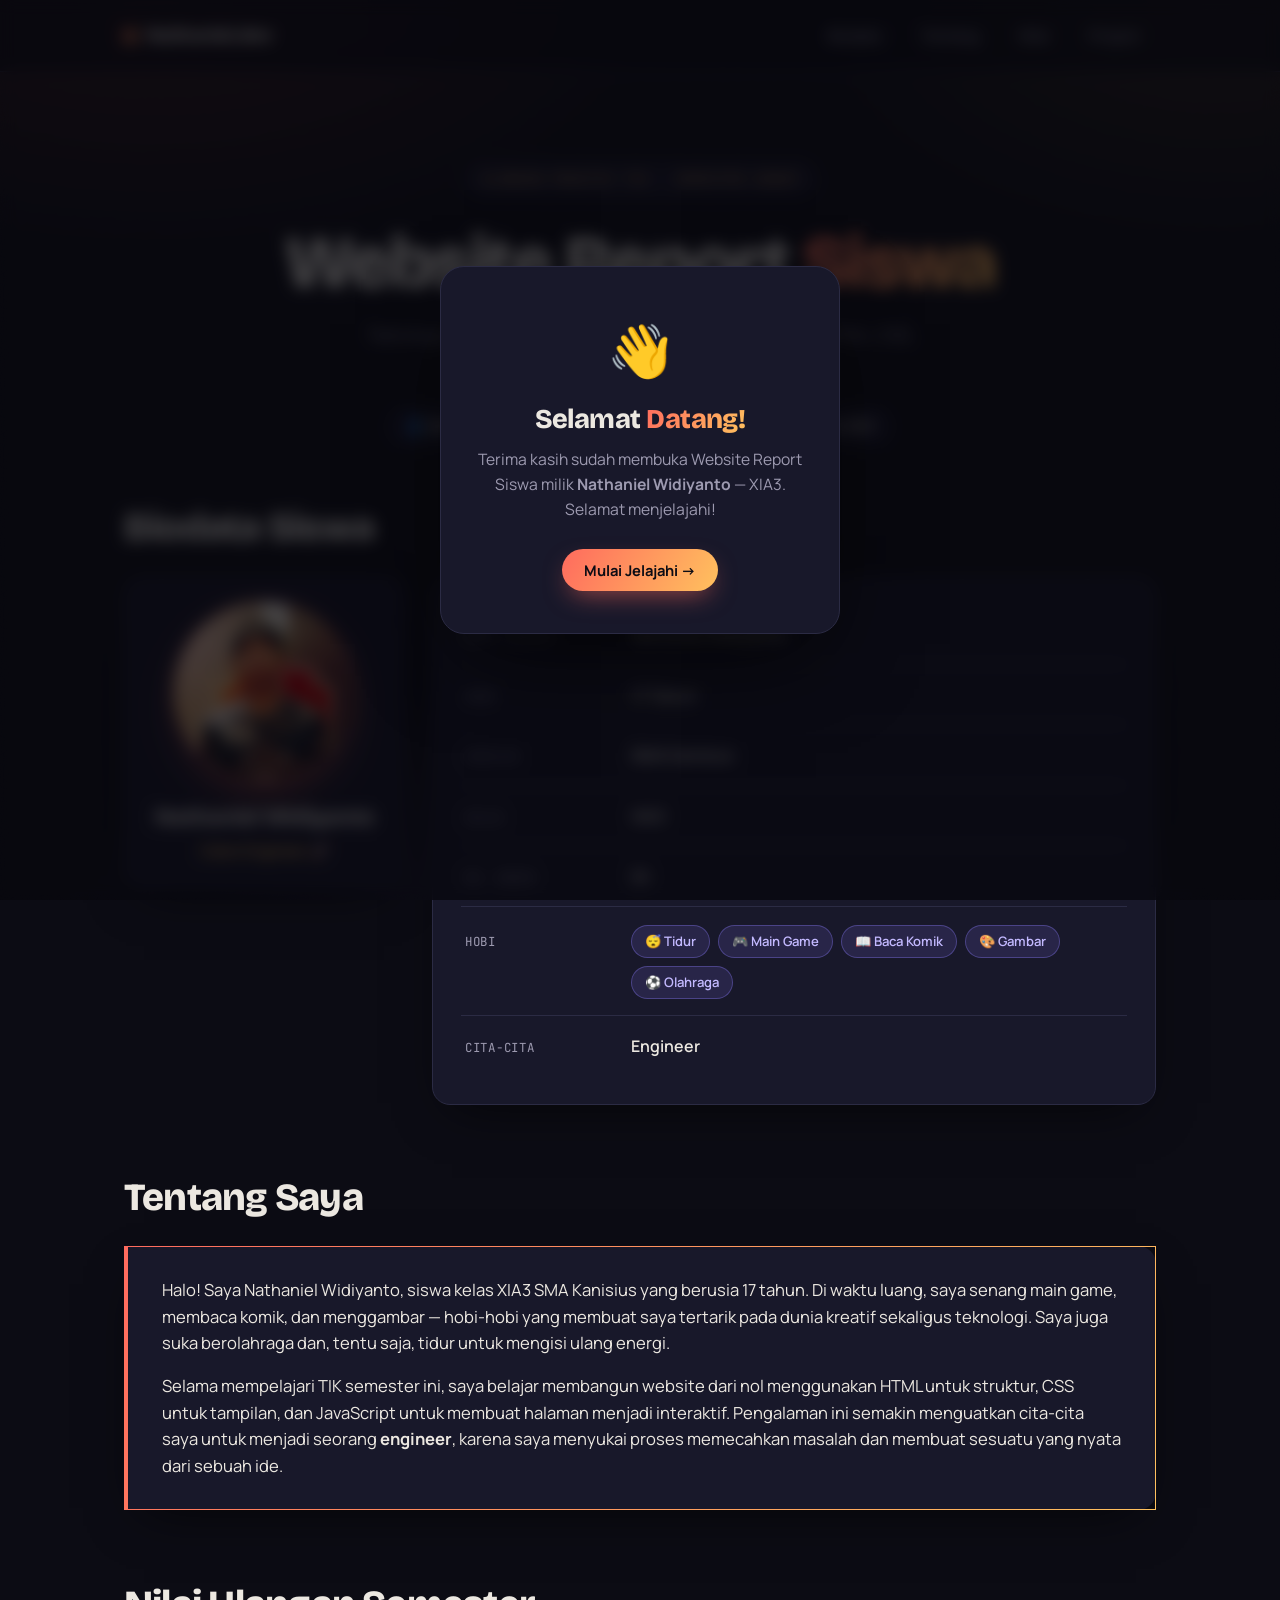
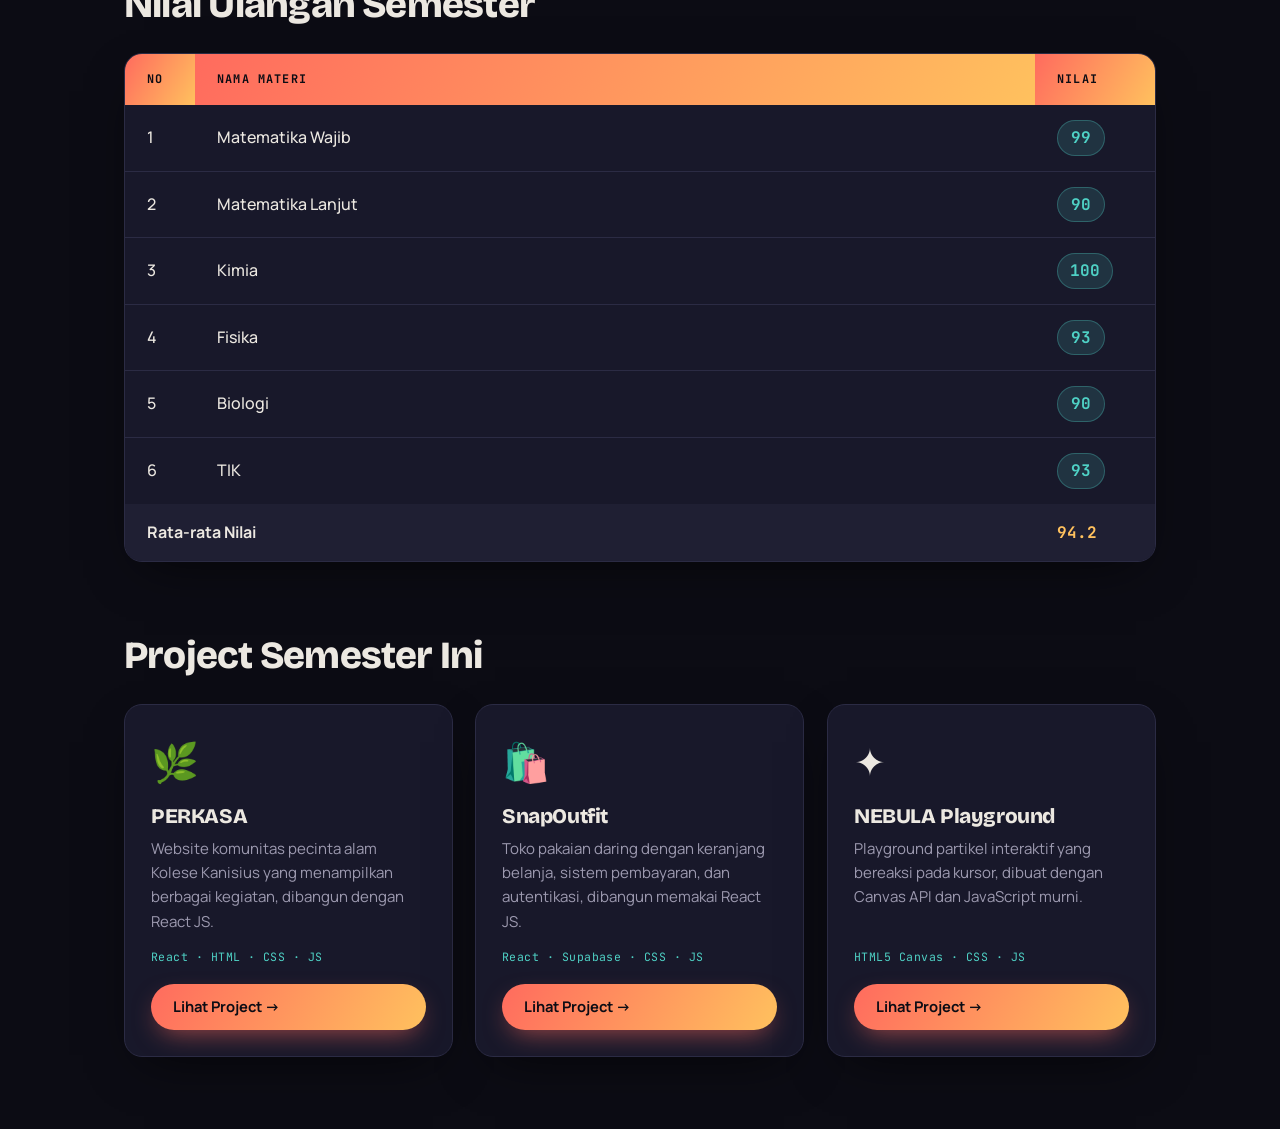
<file: index.html>
<!DOCTYPE html>
<html lang="id">
<head>
  <meta charset="UTF-8">
  <meta name="viewport" content="width=device-width, initial-scale=1.0">
  <title>Report Siswa — Nathaniel Widiyanto | TIK XIA3</title>
  <link rel="stylesheet" href="style.css">
</head>
<body>

  <nav class="navbar">
    <div class="nav-inner">
      <div class="nav-logo">
        <span class="dot"></span>
        <span class="t">Nathaniel.dev</span>
      </div>
      <div class="nav-links">
        <a href="#biodata">Biodata</a>
        <a href="#tentang">Tentang</a>
        <a href="#nilai">Nilai</a>
        <a href="#project">Project</a>
      </div>
    </div>
  </nav>

  <header class="hero wrap">
    <div class="badge reveal d1">Ulangan Praktik TIK · Semester Genap</div>
    <h1 class="reveal slide-l d2">Website Report <span class="grad">Siswa</span></h1>
    <p class="reveal slide-r d3">Teknologi Informasi dan Komunikasi — Project pembelajaran HTML, CSS, dan JavaScript.</p>
    <div class="meta reveal d4">
      <span>👤 Nathaniel Widiyanto</span>
      <span>🏫 SMA Kanisius</span>
      <span>📚 Kelas XIA3</span>
    </div>
  </header>

  <main class="wrap">

    <section id="biodata">
      <h2 class="section-title reveal slide-l">Biodata Siswa</h2>
      <div class="bio-grid">
        <!-- Foto profil -->
        <div class="bio-photo reveal slide-l d1">
          <div class="avatar"><img src="foto-profil.jpeg" alt="Foto Nathaniel Widiyanto"></div>
          <div class="name">Nathaniel Widiyanto</div>
          <div class="role">Calon Engineer 🚀</div>
        </div>
        <!-- Detail biodata -->
        <div class="card reveal slide-r d2">
          <div class="bio-list">
            <div class="bio-row">
              <span class="label">Nama Lengkap</span>
              <span class="value">Nathaniel Widiyanto</span>
            </div>
            <div class="bio-row">
              <span class="label">Umur</span>
              <span class="value">17 Tahun</span>
            </div>
            <div class="bio-row">
              <span class="label">Sekolah</span>
              <span class="value">SMA Kanisius</span>
            </div>
            <div class="bio-row">
              <span class="label">Kelas</span>
              <span class="value">XIA3</span>
            </div>
            <div class="bio-row">
              <span class="label">No. Absen</span>
              <span class="value">24</span>
            </div>
            <div class="bio-row">
              <span class="label">Hobi</span>
              <span class="value">
                <span class="tags">
                  <span class="tag">😴 Tidur</span>
                  <span class="tag">🎮 Main Game</span>
                  <span class="tag">📖 Baca Komik</span>
                  <span class="tag">🎨 Gambar</span>
                  <span class="tag">⚽ Olahraga</span>
                </span>
              </span>
            </div>
            <div class="bio-row">
              <span class="label">Cita-cita</span>
              <span class="value">Engineer</span>
            </div>
          </div>
        </div>
      </div>
    </section>

    <section id="tentang">
      <h2 class="section-title reveal slide-l">Tentang Saya</h2>
      <div class="about reveal slide-r d1">
        <p>
          Halo! Saya Nathaniel Widiyanto, siswa kelas XIA3 SMA Kanisius yang berusia 17 tahun.
          Di waktu luang, saya senang main game, membaca komik, dan menggambar — hobi-hobi yang
          membuat saya tertarik pada dunia kreatif sekaligus teknologi. Saya juga suka berolahraga
          dan, tentu saja, tidur untuk mengisi ulang energi.
        </p>
        <p>
          Selama mempelajari TIK semester ini, saya belajar membangun website dari nol menggunakan
          HTML untuk struktur, CSS untuk tampilan, dan JavaScript untuk membuat halaman menjadi
          interaktif. Pengalaman ini semakin menguatkan cita-cita saya untuk menjadi seorang
          <strong>engineer</strong>, karena saya menyukai proses memecahkan masalah dan membuat
          sesuatu yang nyata dari sebuah ide.
        </p>
      </div>
    </section>

    <section id="nilai">
      <h2 class="section-title reveal slide-l">Nilai Ulangan Semester</h2>
      <div class="table-wrap reveal slide-r d1">
        <table>
          <thead>
            <tr>
              <th style="width:70px;">No</th>
              <th>Nama Materi</th>
              <th style="width:120px;">Nilai</th>
            </tr>
          </thead>
          <tbody id="tabel-nilai">
            <!-- Baris tabel diisi otomatis lewat JavaScript -->
          </tbody>
          <tfoot>
            <tr>
              <td colspan="2">Rata-rata Nilai</td>
              <td><span class="avg" id="rata-rata">—</span></td>
            </tr>
          </tfoot>
        </table>
      </div>
    </section>

    <section id="project">
      <h2 class="section-title reveal slide-l">Project Semester Ini</h2>
      <div class="project-grid">

        <article class="project-card reveal zoom d1">
          <div class="picon">🌿</div>
          <h3>PERKASA</h3>
          <p>Website komunitas pecinta alam Kolese Kanisius yang menampilkan berbagai kegiatan, dibangun dengan React JS.</p>
          <div class="card-tech">React · HTML · CSS · JS</div>
          <a href="project1.html" class="btn btn-primary">Lihat Project →</a>
        </article>

        <article class="project-card reveal zoom d2">
          <div class="picon">🛍️</div>
          <h3>SnapOutfit</h3>
          <p>Toko pakaian daring dengan keranjang belanja, sistem pembayaran, dan autentikasi, dibangun memakai React JS.</p>
          <div class="card-tech">React · Supabase · CSS · JS</div>
          <a href="project2.html" class="btn btn-primary">Lihat Project →</a>
        </article>

        <article class="project-card reveal zoom d3">
          <div class="picon">✦</div>
          <h3>NEBULA Playground</h3>
          <p>Playground partikel interaktif yang bereaksi pada kursor, dibuat dengan Canvas API dan JavaScript murni.</p>
          <div class="card-tech">HTML5 Canvas · CSS · JS</div>
          <a href="project3.html" class="btn btn-primary">Lihat Project →</a>
        </article>

      </div>
    </section>

  </main>

  <div class="popup-overlay" id="welcomePopup">
    <div class="popup-card">
      <div class="popup-emoji">👋</div>
      <h3>Selamat <span class="grad">Datang!</span></h3>
      <p>Terima kasih sudah membuka Website Report Siswa milik
        <strong>Nathaniel Widiyanto</strong> — XIA3. Selamat menjelajahi!</p>
      <button class="btn btn-primary" onclick="tutupPopup()">Mulai Jelajahi →</button>
    </div>
  </div>

  <script>
    // Animasi muncul: tambahkan kelas "in" saat elemen masuk ke layar
    const _revealEls = document.querySelectorAll(".reveal");
    const _obsReveal = new IntersectionObserver(function (entries) {
      entries.forEach(function (e) {
        if (e.isIntersecting) {
          e.target.classList.add("in");
          _obsReveal.unobserve(e.target);
        }
      });
    }, { threshold: 0.12, rootMargin: "0px 0px -8% 0px" });
    _revealEls.forEach(function (el) { _obsReveal.observe(el); });
    // Pengaman: pastikan semua elemen terlihat setelah beberapa detik
    setTimeout(function () { _revealEls.forEach(function (el) { el.classList.add("in"); }); }, 3500);

    const dataNilai = [
      { no: 1, materi: "Matematika Wajib",         nilai: 99 },
      { no: 2, materi: "Matematika Lanjut",       nilai: 90 },
      { no: 3, materi: "Kimia",         nilai: 100 },
      { no: 4, materi: "Fisika",        nilai: 93 },
      { no: 5, materi: "Biologi",     nilai: 90 },
      { no: 6, materi: "TIK", nilai: 93 }
    ];

    const tbody = document.getElementById("tabel-nilai");
    let total = 0;

    dataNilai.forEach(function (item) {
      total += item.nilai;
      const tr = document.createElement("tr");
      tr.innerHTML =
        "<td>" + item.no + "</td>" +
        "<td>" + item.materi + "</td>" +
        "<td><span class='nilai-badge'>" + item.nilai + "</span></td>";
      tbody.appendChild(tr);
    });

    // Hitung & tampilkan rata-rata nilai
    const rata = (total / dataNilai.length).toFixed(1);
    document.getElementById("rata-rata").textContent = rata;

    console.log("%c👋 Halo! Selamat datang di Website Report Siswa.", "color:#ffc15e; font-size:14px; font-weight:bold;");
    console.log("Dibuat oleh: Nathaniel Widiyanto (XIA3)");
    console.log("Rata-rata nilai semester ini:", rata);

    const popup = document.getElementById("welcomePopup");

    window.addEventListener("load", function () {
      // beri jeda sebentar lalu munculkan pop-up dengan animasi
      setTimeout(function () { popup.classList.add("show"); }, 350);
    });

    function tutupPopup() {
      popup.classList.remove("show");
    }

    // klik area gelap di luar kotak untuk menutup pop-up
    popup.addEventListener("click", function (e) {
      if (e.target === popup) tutupPopup();
    });

    // tekan tombol Escape untuk menutup pop-up
    document.addEventListener("keydown", function (e) {
      if (e.key === "Escape") tutupPopup();
    });
  </script>

</body>
</html>
</file>
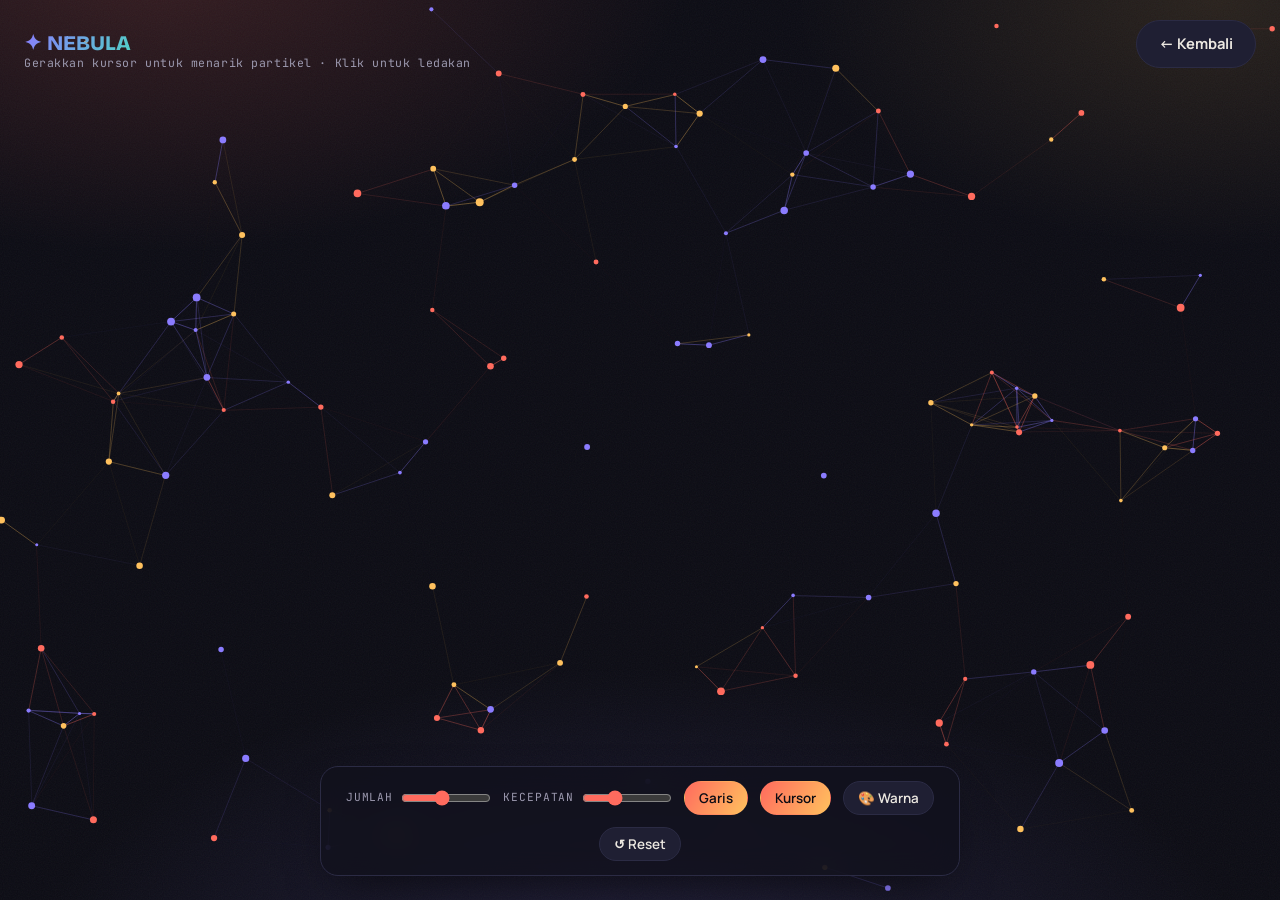
<file: playground.html>
<!DOCTYPE html>
<html lang="id">
<head>
  <meta charset="UTF-8">
  <meta name="viewport" content="width=device-width, initial-scale=1.0">
  <title>NEBULA — Particle Playground | Nathaniel Widiyanto</title>
  <link rel="stylesheet" href="style.css">
  <style>
    body { overflow: hidden; }
    #stage { position: fixed; inset: 0; z-index: 0; display: block; }

    .pg-ui {
      position: fixed;
      z-index: 3;
      left: 50%;
      bottom: 24px;
      transform: translateX(-50%);
      display: flex;
      flex-wrap: wrap;
      gap: 12px;
      align-items: center;
      justify-content: center;
      background: rgba(17, 17, 29, 0.78);
      backdrop-filter: blur(14px);
      border: 1px solid var(--border);
      border-radius: 18px;
      padding: 14px 18px;
      box-shadow: var(--shadow);
      max-width: calc(100% - 32px);
    }
    .pg-ui .group { display: flex; align-items: center; gap: 8px; }
    .pg-ui label {
      font-family: 'JetBrains Mono', monospace;
      font-size: 0.7rem;
      letter-spacing: 0.08em;
      text-transform: uppercase;
      color: var(--text-muted);
    }
    .pg-ui input[type="range"] { width: 90px; accent-color: var(--coral); cursor: pointer; }
    .pg-chip {
      border: 1px solid var(--border);
      background: var(--surface-2);
      color: var(--text);
      border-radius: 999px;
      padding: 7px 14px;
      font-family: 'Manrope', sans-serif;
      font-weight: 600;
      font-size: 0.84rem;
      cursor: pointer;
      transition: all 0.2s ease;
    }
    .pg-chip:hover { border-color: var(--coral); }
    .pg-chip.active { background: var(--grad-warm); color: var(--bg); border-color: transparent; }

    .pg-top {
      position: fixed;
      z-index: 3;
      top: 20px;
      left: 24px;
      right: 24px;
      display: flex;
      align-items: center;
      justify-content: space-between;
      gap: 16px;
    }
    .pg-title {
      font-family: 'Bricolage Grotesque', sans-serif;
      font-weight: 800;
      font-size: 1.3rem;
      display: flex;
      align-items: center;
      gap: 10px;
    }
    .pg-title .grad {
      background: var(--grad-cool);
      -webkit-background-clip: text; background-clip: text;
      -webkit-text-fill-color: transparent;
    }
    .pg-hint {
      font-family: 'JetBrains Mono', monospace;
      font-size: 0.72rem;
      color: var(--text-muted);
      letter-spacing: 0.05em;
    }
    @media (max-width: 620px) {
      .pg-hint { display: none; }
      .pg-ui { gap: 9px; padding: 12px; bottom: 14px; }
      .pg-ui input[type="range"] { width: 70px; }
    }
  </style>
</head>
<body>

  <canvas id="stage"></canvas>

  <div class="pg-top">
    <div class="pg-title"><span class="grad">✦ NEBULA</span></div>
    <a href="project3.html" class="btn btn-ghost">← Kembali</a>
  </div>

  <p class="pg-hint" style="position:fixed; z-index:3; top:54px; left:24px;">
    Gerakkan kursor untuk menarik partikel · Klik untuk ledakan
  </p>

  <div class="pg-ui">
    <div class="group">
      <label>Jumlah</label>
      <input type="range" id="count" min="40" max="220" value="120">
    </div>
    <div class="group">
      <label>Kecepatan</label>
      <input type="range" id="speed" min="1" max="10" value="4">
    </div>
    <button class="pg-chip active" id="modeLink">Garis</button>
    <button class="pg-chip active" id="modeMouse">Kursor</button>
    <button class="pg-chip" id="themeBtn">🎨 Warna</button>
    <button class="pg-chip" id="resetBtn">↺ Reset</button>
  </div>

  <script>
    const canvas = document.getElementById("stage");
    const ctx = canvas.getContext("2d");

    const themes = [
      ["#ff6b5e", "#ffc15e", "#8b7cff"],
      ["#4fd1c5", "#8b7cff", "#5eead4"],
      ["#ff8fab", "#ffc15e", "#ff6b5e"],
      ["#a3e635", "#4fd1c5", "#ffc15e"]
    ];
    let themeIndex = 0;

    let W, H;
    function resize() {
      W = canvas.width = window.innerWidth;
      H = canvas.height = window.innerHeight;
    }
    window.addEventListener("resize", resize);
    resize();

    let settings = { count: 120, speed: 4, link: true, mouseOn: true };
    let particles = [];
    const mouse = { x: -9999, y: -9999 };

    function warna() {
      const t = themes[themeIndex];
      return t[Math.floor(Math.random() * t.length)];
    }

    function buatPartikel(x, y) {
      const v = settings.speed / 4;
      return {
        x: x !== undefined ? x : Math.random() * W,
        y: y !== undefined ? y : Math.random() * H,
        vx: (Math.random() - 0.5) * v * 2,
        vy: (Math.random() - 0.5) * v * 2,
        r: Math.random() * 2.5 + 1.5,
        c: warna()
      };
    }

    function isiUlang() {
      particles = [];
      for (let i = 0; i < settings.count; i++) particles.push(buatPartikel());
    }
    isiUlang();

    function animate() {
      ctx.clearRect(0, 0, W, H);

      for (let i = 0; i < particles.length; i++) {
        const p = particles[i];

        if (settings.mouseOn) {
          const dx = mouse.x - p.x, dy = mouse.y - p.y;
          const dist = Math.hypot(dx, dy);
          if (dist < 180 && dist > 0) {
            const force = (180 - dist) / 180 * 0.6;
            p.vx += (dx / dist) * force;
            p.vy += (dy / dist) * force;
          }
        }

        p.x += p.vx; p.y += p.vy;
        p.vx *= 0.98; p.vy *= 0.98;

        if (p.x < 0 || p.x > W) p.vx *= -1;
        if (p.y < 0 || p.y > H) p.vy *= -1;
        p.x = Math.max(0, Math.min(W, p.x));
        p.y = Math.max(0, Math.min(H, p.y));

        ctx.beginPath();
        ctx.arc(p.x, p.y, p.r, 0, Math.PI * 2);
        ctx.fillStyle = p.c;
        ctx.fill();

        if (settings.link) {
          for (let j = i + 1; j < particles.length; j++) {
            const q = particles[j];
            const d = Math.hypot(p.x - q.x, p.y - q.y);
            if (d < 120) {
              ctx.beginPath();
              ctx.strokeStyle = p.c;
              ctx.globalAlpha = (1 - d / 120) * 0.5;
              ctx.lineWidth = 1;
              ctx.moveTo(p.x, p.y);
              ctx.lineTo(q.x, q.y);
              ctx.stroke();
              ctx.globalAlpha = 1;
            }
          }
        }
      }
      requestAnimationFrame(animate);
    }
    animate();

    window.addEventListener("mousemove", function (e) { mouse.x = e.clientX; mouse.y = e.clientY; });
    window.addEventListener("mouseout", function () { mouse.x = -9999; mouse.y = -9999; });
    window.addEventListener("touchmove", function (e) {
      const t = e.touches[0];
      mouse.x = t.clientX; mouse.y = t.clientY;
    }, { passive: true });

    function ledakan(x, y) {
      for (let i = 0; i < 18; i++) {
        const p = buatPartikel(x, y);
        const a = Math.random() * Math.PI * 2;
        const sp = Math.random() * 6 + 2;
        p.vx = Math.cos(a) * sp; p.vy = Math.sin(a) * sp;
        particles.push(p);
      }
      if (particles.length > 320) particles.splice(0, particles.length - 320);
    }
    canvas.addEventListener("click", function (e) { ledakan(e.clientX, e.clientY); });

    document.getElementById("count").addEventListener("input", function (e) {
      settings.count = +e.target.value; isiUlang();
    });
    document.getElementById("speed").addEventListener("input", function (e) {
      settings.speed = +e.target.value;
    });
    document.getElementById("modeLink").addEventListener("click", function () {
      settings.link = !settings.link; this.classList.toggle("active", settings.link);
    });
    document.getElementById("modeMouse").addEventListener("click", function () {
      settings.mouseOn = !settings.mouseOn; this.classList.toggle("active", settings.mouseOn);
    });
    document.getElementById("themeBtn").addEventListener("click", function () {
      themeIndex = (themeIndex + 1) % themes.length;
      particles.forEach(function (p) { p.c = warna(); });
    });
    document.getElementById("resetBtn").addEventListener("click", isiUlang);

    console.log("✦ NEBULA Particle Playground aktif — dibuat dengan Canvas API & Vanilla JS.");
  </script>

</body>
</html>
</file>
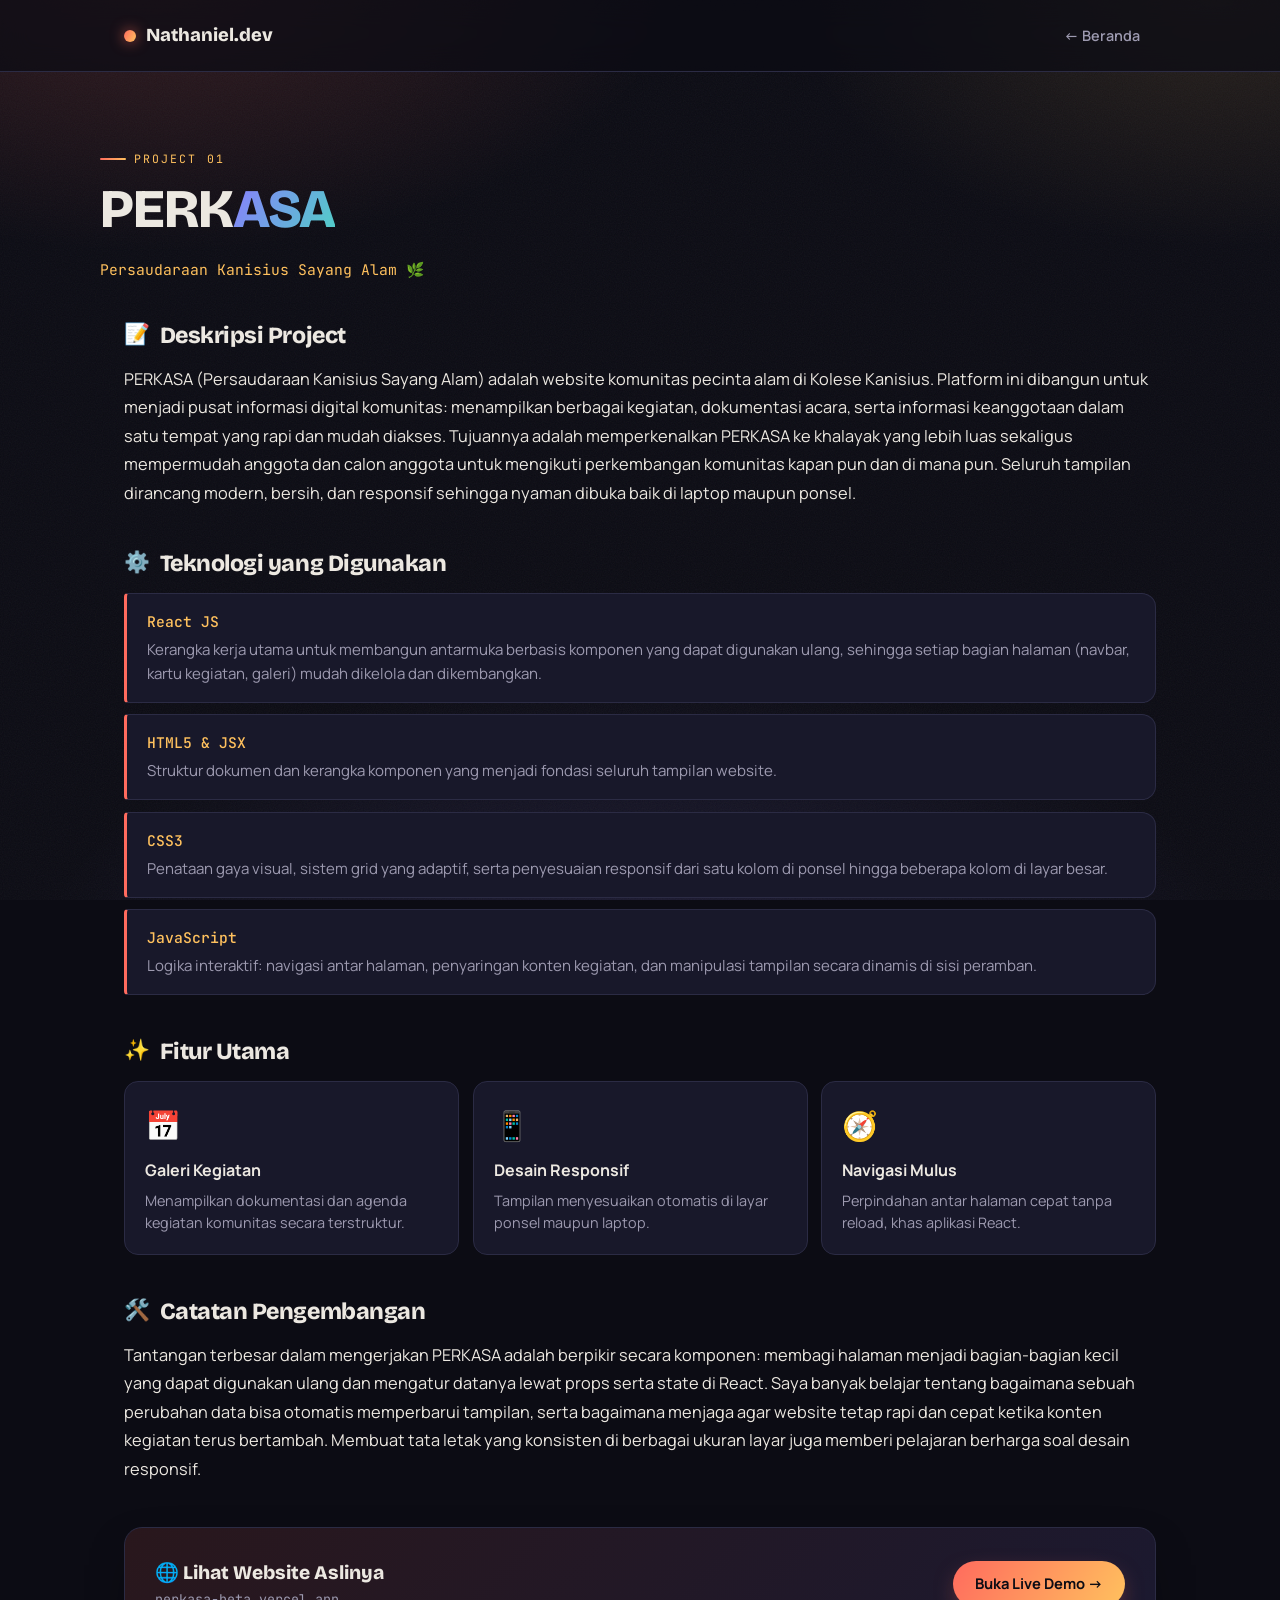
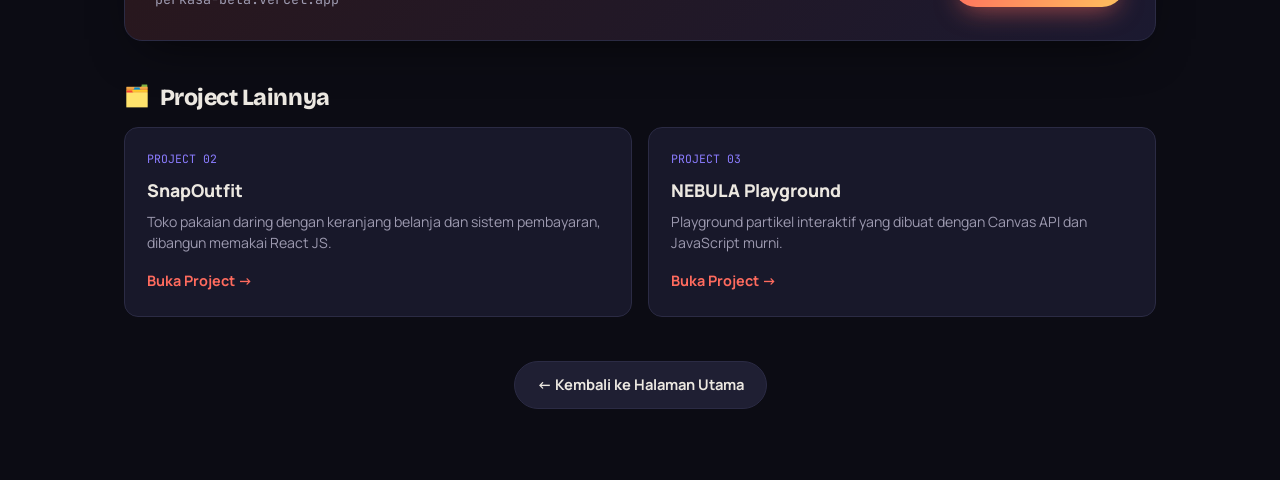
<file: project1.html>
<!DOCTYPE html>
<html lang="id">
<head>
  <meta charset="UTF-8">
  <meta name="viewport" content="width=device-width, initial-scale=1.0">
  <title>Project 1 — PERKASA | Nathaniel Widiyanto</title>
  <link rel="stylesheet" href="style.css">
</head>
<body>

  <nav class="navbar">
    <div class="nav-inner">
      <div class="nav-logo"><span class="dot"></span><span class="t">Nathaniel.dev</span></div>
      <div class="nav-links"><a href="index.html">← Beranda</a></div>
    </div>
  </nav>

  <header class="page-hero wrap">
    <span class="eyebrow reveal">Project 01</span>
    <h1 class="reveal slide-l d1">PERK<span class="grad">ASA</span></h1>
    <span class="proj-tagline reveal slide-r d2">Persaudaraan Kanisius Sayang Alam 🌿</span>
  </header>

  <main class="wrap">

    <section class="proj-section reveal d1">
      <h2><span class="ico">📝</span> Deskripsi Project</h2>
      <p>
        PERKASA (Persaudaraan Kanisius Sayang Alam) adalah website komunitas pecinta alam di
        Kolese Kanisius. Platform ini dibangun untuk menjadi pusat informasi digital komunitas:
        menampilkan berbagai kegiatan, dokumentasi acara, serta informasi keanggotaan dalam satu
        tempat yang rapi dan mudah diakses. Tujuannya adalah memperkenalkan PERKASA ke khalayak
        yang lebih luas sekaligus mempermudah anggota dan calon anggota untuk mengikuti
        perkembangan komunitas kapan pun dan di mana pun. Seluruh tampilan dirancang modern,
        bersih, dan responsif sehingga nyaman dibuka baik di laptop maupun ponsel.
      </p>
    </section>

    <section class="proj-section reveal d1">
      <h2><span class="ico">⚙️</span> Teknologi yang Digunakan</h2>
      <div class="tech-list">
        <div class="tech-item reveal slide-l d1">
          <div class="tname">React JS</div>
          <div class="tdesc">Kerangka kerja utama untuk membangun antarmuka berbasis komponen yang dapat digunakan ulang, sehingga setiap bagian halaman (navbar, kartu kegiatan, galeri) mudah dikelola dan dikembangkan.</div>
        </div>
        <div class="tech-item reveal slide-l d2">
          <div class="tname">HTML5 &amp; JSX</div>
          <div class="tdesc">Struktur dokumen dan kerangka komponen yang menjadi fondasi seluruh tampilan website.</div>
        </div>
        <div class="tech-item reveal slide-l d3">
          <div class="tname">CSS3</div>
          <div class="tdesc">Penataan gaya visual, sistem grid yang adaptif, serta penyesuaian responsif dari satu kolom di ponsel hingga beberapa kolom di layar besar.</div>
        </div>
        <div class="tech-item reveal slide-l d4">
          <div class="tname">JavaScript</div>
          <div class="tdesc">Logika interaktif: navigasi antar halaman, penyaringan konten kegiatan, dan manipulasi tampilan secara dinamis di sisi peramban.</div>
        </div>
      </div>
    </section>

    <section class="proj-section reveal d1">
      <h2><span class="ico">✨</span> Fitur Utama</h2>
      <div class="feature-grid">
        <div class="feature reveal zoom d1">
          <div class="fico">📅</div>
          <h4>Galeri Kegiatan</h4>
          <p>Menampilkan dokumentasi dan agenda kegiatan komunitas secara terstruktur.</p>
        </div>
        <div class="feature reveal zoom d2">
          <div class="fico">📱</div>
          <h4>Desain Responsif</h4>
          <p>Tampilan menyesuaikan otomatis di layar ponsel maupun laptop.</p>
        </div>
        <div class="feature reveal zoom d3">
          <div class="fico">🧭</div>
          <h4>Navigasi Mulus</h4>
          <p>Perpindahan antar halaman cepat tanpa reload, khas aplikasi React.</p>
        </div>
      </div>
    </section>

    <section class="proj-section reveal d1">
      <h2><span class="ico">🛠️</span> Catatan Pengembangan</h2>
      <p>
        Tantangan terbesar dalam mengerjakan PERKASA adalah berpikir secara komponen: membagi
        halaman menjadi bagian-bagian kecil yang dapat digunakan ulang dan mengatur datanya lewat
        props serta state di React. Saya banyak belajar tentang bagaimana sebuah perubahan data
        bisa otomatis memperbarui tampilan, serta bagaimana menjaga agar website tetap rapi dan
        cepat ketika konten kegiatan terus bertambah. Membuat tata letak yang konsisten di berbagai
        ukuran layar juga memberi pelajaran berharga soal desain responsif.
      </p>
    </section>

    <section class="proj-section reveal d1">
      <div class="live-box reveal zoom d1">
        <div>
          <div class="lt">🌐 Lihat Website Aslinya</div>
          <div class="ll">perkasa-beta.vercel.app</div>
        </div>
        <a href="https://perkasa-beta.vercel.app/" target="_blank" rel="noopener" class="btn btn-primary">Buka Live Demo →</a>
      </div>
    </section>

    <section class="proj-section reveal d1">
      <h2><span class="ico">🗂️</span> Project Lainnya</h2>
      <div class="other-grid">
        <div class="other-card reveal slide-l d1">
          <div class="on">PROJECT 02</div>
          <h4>SnapOutfit</h4>
          <p>Toko pakaian daring dengan keranjang belanja dan sistem pembayaran, dibangun memakai React JS.</p>
          <a href="project2.html">Buka Project →</a>
        </div>
        <div class="other-card reveal slide-r d2">
          <div class="on">PROJECT 03</div>
          <h4>NEBULA Playground</h4>
          <p>Playground partikel interaktif yang dibuat dengan Canvas API dan JavaScript murni.</p>
          <a href="project3.html">Buka Project →</a>
        </div>
      </div>
    </section>

    <section style="text-align:center;" class="reveal">
      <a href="index.html" class="btn btn-ghost">← Kembali ke Halaman Utama</a>
    </section>

  </main>

  <script>
    const _revealEls = document.querySelectorAll(".reveal");
    const _obsReveal = new IntersectionObserver(function (entries) {
      entries.forEach(function (e) {
        if (e.isIntersecting) { e.target.classList.add("in"); _obsReveal.unobserve(e.target); }
      });
    }, { threshold: 0.12, rootMargin: "0px 0px -8% 0px" });
    _revealEls.forEach(function (el) { _obsReveal.observe(el); });
    // Pengaman: pastikan semua elemen terlihat setelah beberapa detik
    setTimeout(function () { _revealEls.forEach(function (el) { el.classList.add("in"); }); }, 3500);

    console.log("📄 Project 1 — PERKASA (halaman deskripsi) dimuat.");
  </script>

</body>
</html>
</file>
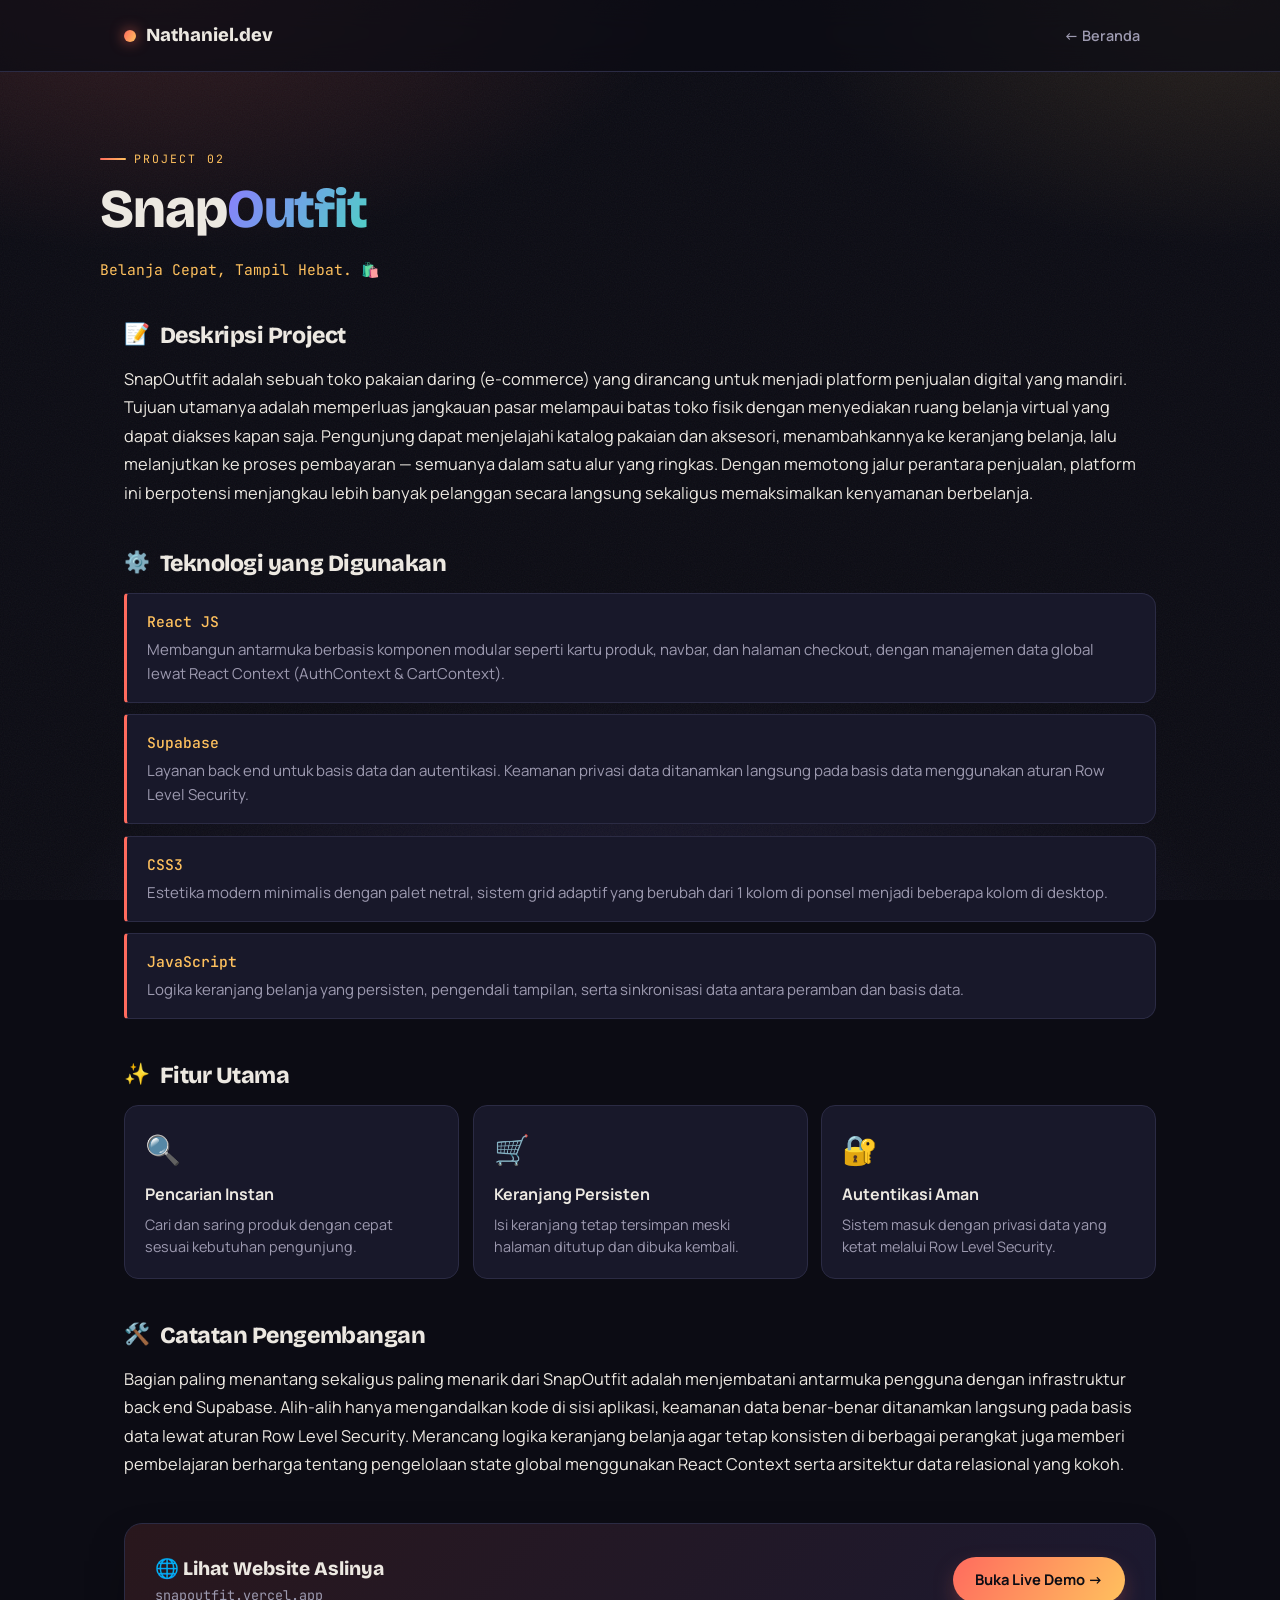
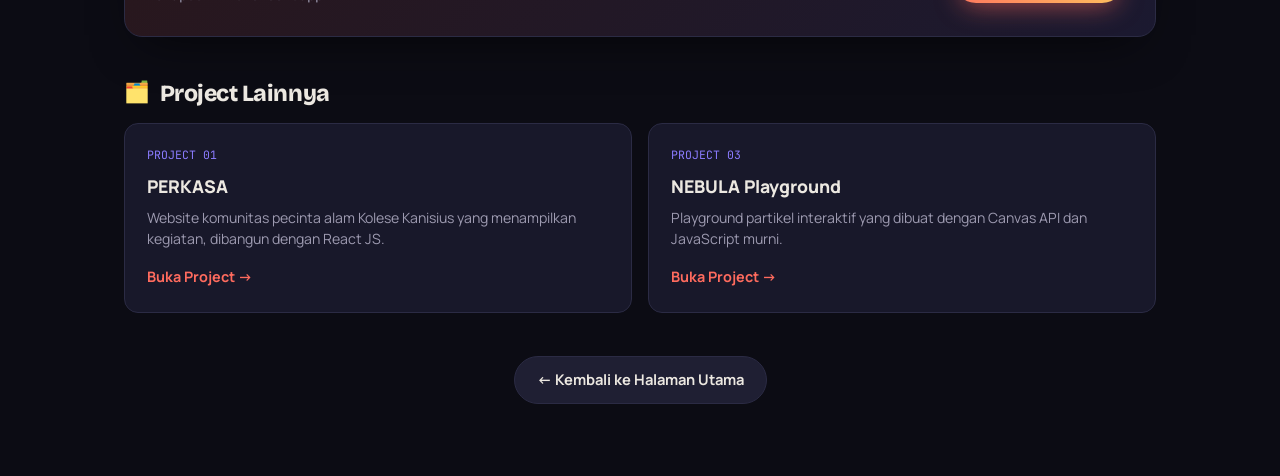
<file: project2.html>
<!DOCTYPE html>
<html lang="id">
<head>
  <meta charset="UTF-8">
  <meta name="viewport" content="width=device-width, initial-scale=1.0">
  <title>Project 2 — SnapOutfit | Nathaniel Widiyanto</title>
  <link rel="stylesheet" href="style.css">
</head>
<body>

  <nav class="navbar">
    <div class="nav-inner">
      <div class="nav-logo"><span class="dot"></span><span class="t">Nathaniel.dev</span></div>
      <div class="nav-links"><a href="index.html">← Beranda</a></div>
    </div>
  </nav>

  <header class="page-hero wrap">
    <span class="eyebrow reveal">Project 02</span>
    <h1 class="reveal slide-l d1">Snap<span class="grad">Outfit</span></h1>
    <span class="proj-tagline reveal slide-r d2">Belanja Cepat, Tampil Hebat. 🛍️</span>
  </header>

  <main class="wrap">

    <section class="proj-section reveal d1">
      <h2><span class="ico">📝</span> Deskripsi Project</h2>
      <p>
        SnapOutfit adalah sebuah toko pakaian daring (e-commerce) yang dirancang untuk menjadi
        platform penjualan digital yang mandiri. Tujuan utamanya adalah memperluas jangkauan pasar
        melampaui batas toko fisik dengan menyediakan ruang belanja virtual yang dapat diakses
        kapan saja. Pengunjung dapat menjelajahi katalog pakaian dan aksesori, menambahkannya ke
        keranjang belanja, lalu melanjutkan ke proses pembayaran — semuanya dalam satu alur yang
        ringkas. Dengan memotong jalur perantara penjualan, platform ini berpotensi menjangkau lebih
        banyak pelanggan secara langsung sekaligus memaksimalkan kenyamanan berbelanja.
      </p>
    </section>

    <section class="proj-section reveal d1">
      <h2><span class="ico">⚙️</span> Teknologi yang Digunakan</h2>
      <div class="tech-list">
        <div class="tech-item reveal slide-l d1">
          <div class="tname">React JS</div>
          <div class="tdesc">Membangun antarmuka berbasis komponen modular seperti kartu produk, navbar, dan halaman checkout, dengan manajemen data global lewat React Context (AuthContext &amp; CartContext).</div>
        </div>
        <div class="tech-item reveal slide-l d2">
          <div class="tname">Supabase</div>
          <div class="tdesc">Layanan back end untuk basis data dan autentikasi. Keamanan privasi data ditanamkan langsung pada basis data menggunakan aturan Row Level Security.</div>
        </div>
        <div class="tech-item reveal slide-l d3">
          <div class="tname">CSS3</div>
          <div class="tdesc">Estetika modern minimalis dengan palet netral, sistem grid adaptif yang berubah dari 1 kolom di ponsel menjadi beberapa kolom di desktop.</div>
        </div>
        <div class="tech-item reveal slide-l d4">
          <div class="tname">JavaScript</div>
          <div class="tdesc">Logika keranjang belanja yang persisten, pengendali tampilan, serta sinkronisasi data antara peramban dan basis data.</div>
        </div>
      </div>
    </section>

    <section class="proj-section reveal d1">
      <h2><span class="ico">✨</span> Fitur Utama</h2>
      <div class="feature-grid">
        <div class="feature reveal zoom d1">
          <div class="fico">🔍</div>
          <h4>Pencarian Instan</h4>
          <p>Cari dan saring produk dengan cepat sesuai kebutuhan pengunjung.</p>
        </div>
        <div class="feature reveal zoom d2">
          <div class="fico">🛒</div>
          <h4>Keranjang Persisten</h4>
          <p>Isi keranjang tetap tersimpan meski halaman ditutup dan dibuka kembali.</p>
        </div>
        <div class="feature reveal zoom d3">
          <div class="fico">🔐</div>
          <h4>Autentikasi Aman</h4>
          <p>Sistem masuk dengan privasi data yang ketat melalui Row Level Security.</p>
        </div>
      </div>
    </section>

    <section class="proj-section reveal d1">
      <h2><span class="ico">🛠️</span> Catatan Pengembangan</h2>
      <p>
        Bagian paling menantang sekaligus paling menarik dari SnapOutfit adalah menjembatani
        antarmuka pengguna dengan infrastruktur back end Supabase. Alih-alih hanya mengandalkan kode
        di sisi aplikasi, keamanan data benar-benar ditanamkan langsung pada basis data lewat aturan
        Row Level Security. Merancang logika keranjang belanja agar tetap konsisten di berbagai
        perangkat juga memberi pembelajaran berharga tentang pengelolaan state global menggunakan
        React Context serta arsitektur data relasional yang kokoh.
      </p>
    </section>

    <section class="proj-section reveal d1">
      <div class="live-box reveal zoom d1">
        <div>
          <div class="lt">🌐 Lihat Website Aslinya</div>
          <div class="ll">snapoutfit.vercel.app</div>
        </div>
        <a href="https://snapoutfit.vercel.app/" target="_blank" rel="noopener" class="btn btn-primary">Buka Live Demo →</a>
      </div>
    </section>

    <section class="proj-section reveal d1">
      <h2><span class="ico">🗂️</span> Project Lainnya</h2>
      <div class="other-grid">
        <div class="other-card reveal slide-l d1">
          <div class="on">PROJECT 01</div>
          <h4>PERKASA</h4>
          <p>Website komunitas pecinta alam Kolese Kanisius yang menampilkan kegiatan, dibangun dengan React JS.</p>
          <a href="project1.html">Buka Project →</a>
        </div>
        <div class="other-card reveal slide-r d2">
          <div class="on">PROJECT 03</div>
          <h4>NEBULA Playground</h4>
          <p>Playground partikel interaktif yang dibuat dengan Canvas API dan JavaScript murni.</p>
          <a href="project3.html">Buka Project →</a>
        </div>
      </div>
    </section>

    <section style="text-align:center;" class="reveal">
      <a href="index.html" class="btn btn-ghost">← Kembali ke Halaman Utama</a>
    </section>

  </main>

  <script>
    const _revealEls = document.querySelectorAll(".reveal");
    const _obsReveal = new IntersectionObserver(function (entries) {
      entries.forEach(function (e) {
        if (e.isIntersecting) { e.target.classList.add("in"); _obsReveal.unobserve(e.target); }
      });
    }, { threshold: 0.12, rootMargin: "0px 0px -8% 0px" });
    _revealEls.forEach(function (el) { _obsReveal.observe(el); });
    // Pengaman: pastikan semua elemen terlihat setelah beberapa detik
    setTimeout(function () { _revealEls.forEach(function (el) { el.classList.add("in"); }); }, 3500);

    console.log("📄 Project 2 — SnapOutfit (halaman deskripsi) dimuat.");
  </script>

</body>
</html>
</file>
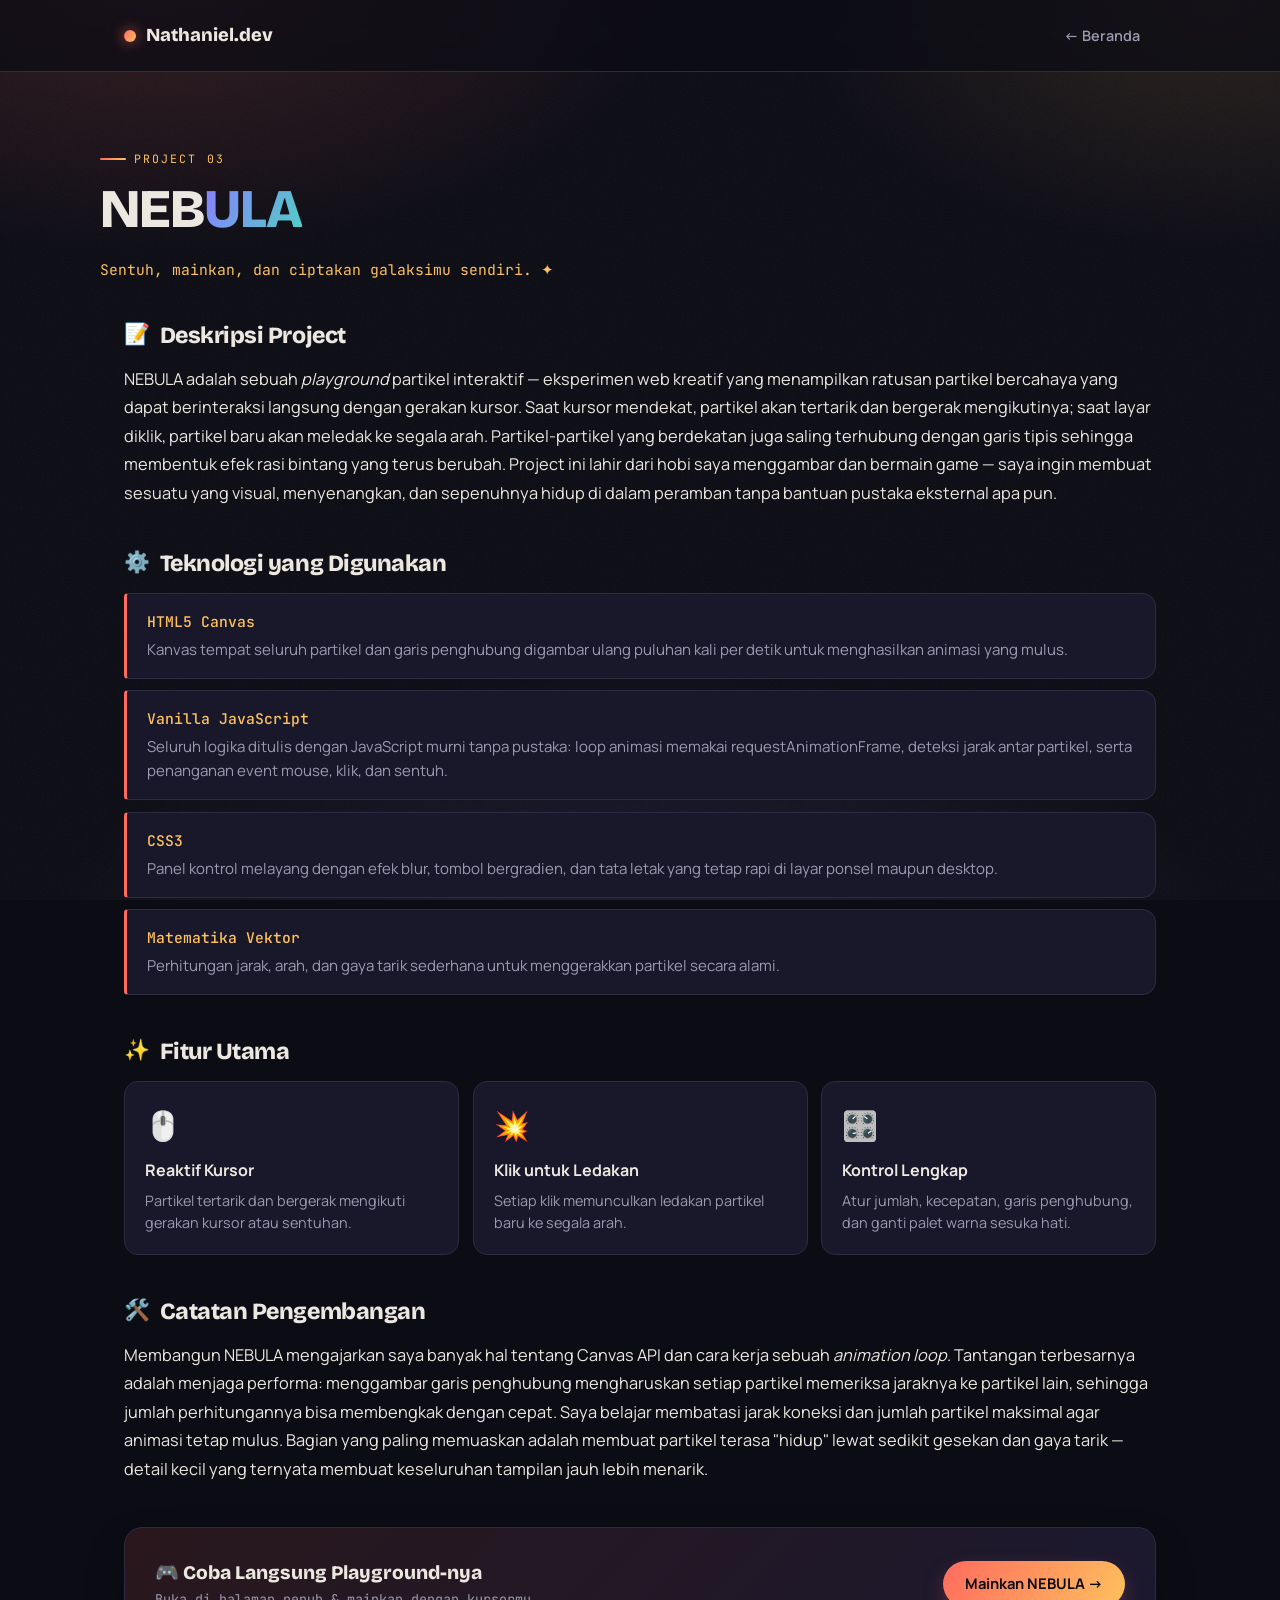
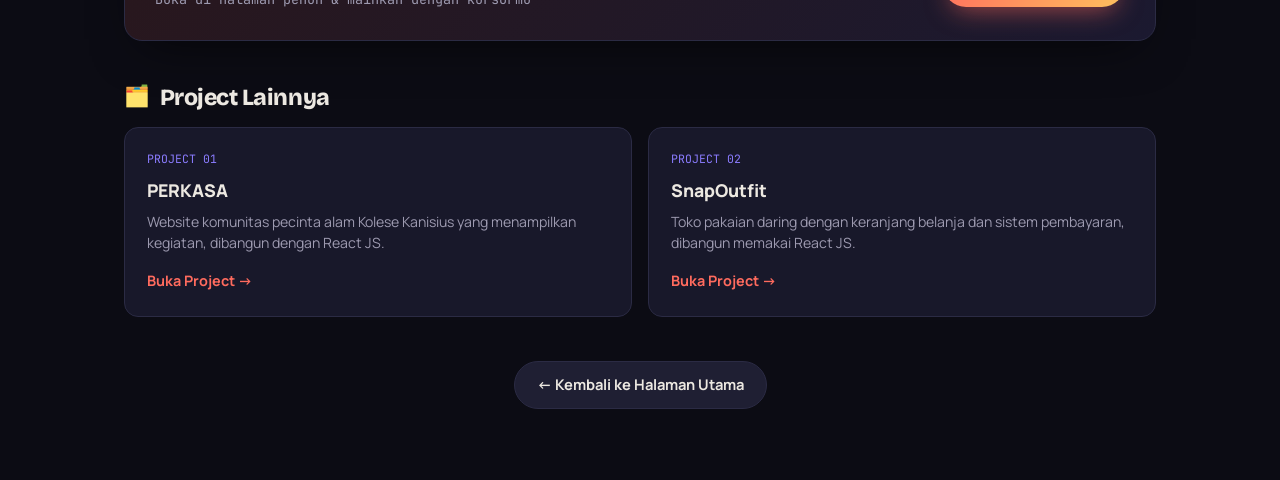
<file: project3.html>
<!DOCTYPE html>
<html lang="id">
<head>
  <meta charset="UTF-8">
  <meta name="viewport" content="width=device-width, initial-scale=1.0">
  <title>Project 3 — NEBULA Playground | Nathaniel Widiyanto</title>
  <link rel="stylesheet" href="style.css">
</head>
<body>

  <nav class="navbar">
    <div class="nav-inner">
      <div class="nav-logo"><span class="dot"></span><span class="t">Nathaniel.dev</span></div>
      <div class="nav-links"><a href="index.html">← Beranda</a></div>
    </div>
  </nav>

  <header class="page-hero wrap">
    <span class="eyebrow reveal">Project 03</span>
    <h1 class="reveal slide-l d1">NEB<span class="grad">ULA</span></h1>
    <span class="proj-tagline reveal slide-r d2">Sentuh, mainkan, dan ciptakan galaksimu sendiri. ✦</span>
  </header>

  <main class="wrap">

    <section class="proj-section reveal d1">
      <h2><span class="ico">📝</span> Deskripsi Project</h2>
      <p>
        NEBULA adalah sebuah <em>playground</em> partikel interaktif — eksperimen web kreatif yang
        menampilkan ratusan partikel bercahaya yang dapat berinteraksi langsung dengan gerakan
        kursor. Saat kursor mendekat, partikel akan tertarik dan bergerak mengikutinya; saat layar
        diklik, partikel baru akan meledak ke segala arah. Partikel-partikel yang berdekatan juga
        saling terhubung dengan garis tipis sehingga membentuk efek rasi bintang yang terus berubah.
        Project ini lahir dari hobi saya menggambar dan bermain game — saya ingin membuat sesuatu
        yang visual, menyenangkan, dan sepenuhnya hidup di dalam peramban tanpa bantuan pustaka
        eksternal apa pun.
      </p>
    </section>

    <section class="proj-section reveal d1">
      <h2><span class="ico">⚙️</span> Teknologi yang Digunakan</h2>
      <div class="tech-list">
        <div class="tech-item reveal slide-l d1">
          <div class="tname">HTML5 Canvas</div>
          <div class="tdesc">Kanvas tempat seluruh partikel dan garis penghubung digambar ulang puluhan kali per detik untuk menghasilkan animasi yang mulus.</div>
        </div>
        <div class="tech-item reveal slide-l d2">
          <div class="tname">Vanilla JavaScript</div>
          <div class="tdesc">Seluruh logika ditulis dengan JavaScript murni tanpa pustaka: loop animasi memakai requestAnimationFrame, deteksi jarak antar partikel, serta penanganan event mouse, klik, dan sentuh.</div>
        </div>
        <div class="tech-item reveal slide-l d3">
          <div class="tname">CSS3</div>
          <div class="tdesc">Panel kontrol melayang dengan efek blur, tombol bergradien, dan tata letak yang tetap rapi di layar ponsel maupun desktop.</div>
        </div>
        <div class="tech-item reveal slide-l d4">
          <div class="tname">Matematika Vektor</div>
          <div class="tdesc">Perhitungan jarak, arah, dan gaya tarik sederhana untuk menggerakkan partikel secara alami.</div>
        </div>
      </div>
    </section>

    <section class="proj-section reveal d1">
      <h2><span class="ico">✨</span> Fitur Utama</h2>
      <div class="feature-grid">
        <div class="feature reveal zoom d1">
          <div class="fico">🖱️</div>
          <h4>Reaktif Kursor</h4>
          <p>Partikel tertarik dan bergerak mengikuti gerakan kursor atau sentuhan.</p>
        </div>
        <div class="feature reveal zoom d2">
          <div class="fico">💥</div>
          <h4>Klik untuk Ledakan</h4>
          <p>Setiap klik memunculkan ledakan partikel baru ke segala arah.</p>
        </div>
        <div class="feature reveal zoom d3">
          <div class="fico">🎛️</div>
          <h4>Kontrol Lengkap</h4>
          <p>Atur jumlah, kecepatan, garis penghubung, dan ganti palet warna sesuka hati.</p>
        </div>
      </div>
    </section>

    <section class="proj-section reveal d1">
      <h2><span class="ico">🛠️</span> Catatan Pengembangan</h2>
      <p>
        Membangun NEBULA mengajarkan saya banyak hal tentang Canvas API dan cara kerja sebuah
        <em>animation loop</em>. Tantangan terbesarnya adalah menjaga performa: menggambar garis
        penghubung mengharuskan setiap partikel memeriksa jaraknya ke partikel lain, sehingga jumlah
        perhitungannya bisa membengkak dengan cepat. Saya belajar membatasi jarak koneksi dan jumlah
        partikel maksimal agar animasi tetap mulus. Bagian yang paling memuaskan adalah membuat
        partikel terasa "hidup" lewat sedikit gesekan dan gaya tarik — detail kecil yang ternyata
        membuat keseluruhan tampilan jauh lebih menarik.
      </p>
    </section>

    <section class="proj-section reveal d1">
      <div class="live-box reveal zoom d1">
        <div>
          <div class="lt">🎮 Coba Langsung Playground-nya</div>
          <div class="ll">Buka di halaman penuh &amp; mainkan dengan kursormu</div>
        </div>
        <a href="playground.html" class="btn btn-primary">Mainkan NEBULA →</a>
      </div>
    </section>

    <section class="proj-section reveal d1">
      <h2><span class="ico">🗂️</span> Project Lainnya</h2>
      <div class="other-grid">
        <div class="other-card reveal slide-l d1">
          <div class="on">PROJECT 01</div>
          <h4>PERKASA</h4>
          <p>Website komunitas pecinta alam Kolese Kanisius yang menampilkan kegiatan, dibangun dengan React JS.</p>
          <a href="project1.html">Buka Project →</a>
        </div>
        <div class="other-card reveal slide-r d2">
          <div class="on">PROJECT 02</div>
          <h4>SnapOutfit</h4>
          <p>Toko pakaian daring dengan keranjang belanja dan sistem pembayaran, dibangun memakai React JS.</p>
          <a href="project2.html">Buka Project →</a>
        </div>
      </div>
    </section>

    <section style="text-align:center;" class="reveal">
      <a href="index.html" class="btn btn-ghost">← Kembali ke Halaman Utama</a>
    </section>

  </main>

  <script>
    const _revealEls = document.querySelectorAll(".reveal");
    const _obsReveal = new IntersectionObserver(function (entries) {
      entries.forEach(function (e) {
        if (e.isIntersecting) { e.target.classList.add("in"); _obsReveal.unobserve(e.target); }
      });
    }, { threshold: 0.12, rootMargin: "0px 0px -8% 0px" });
    _revealEls.forEach(function (el) { _obsReveal.observe(el); });
    // Pengaman: pastikan semua elemen terlihat setelah beberapa detik
    setTimeout(function () { _revealEls.forEach(function (el) { el.classList.add("in"); }); }, 3500);

    console.log("📄 Project 3 — NEBULA Playground (halaman deskripsi) dimuat.");
  </script>

</body>
</html>
</file>
<file: style.css>
/* Import Font */
@import url('https://fonts.googleapis.com/css2?family=Bricolage+Grotesque:opsz,wght@12..96,600;12..96,700;12..96,800&family=Manrope:wght@400;500;600;700&family=JetBrains+Mono:wght@400;500&display=swap');

/* Variabel Warna (CSS Variables) */
:root {
  --bg:        #0c0c14;
  --bg-2:      #11111d;
  --surface:   #18182a;
  --surface-2: #1f1f33;
  --border:    #2b2b44;
  --text:      #ece8e1;
  --text-muted:#9d9ab0;

  --coral:  #ff6b5e;
  --gold:   #ffc15e;
  --violet: #8b7cff;
  --teal:   #4fd1c5;

  --grad-warm: linear-gradient(120deg, #ff6b5e 0%, #ffc15e 100%);
  --grad-cool: linear-gradient(120deg, #8b7cff 0%, #4fd1c5 100%);

  --radius: 18px;
  --shadow: 0 18px 50px -20px rgba(0, 0, 0, 0.7);
  --maxw: 1080px;
}

/* Reset Dasar */
* {
  margin: 0;
  padding: 0;
  box-sizing: border-box;
}

html { scroll-behavior: smooth; }

body {
  font-family: 'Manrope', sans-serif;
  color: var(--text);
  background-color: var(--bg);
  /* Lapisan cahaya gradient (gradient mesh) untuk memberi kedalaman */
  background-image:
    radial-gradient(ellipse 70% 55% at 12% -5%, rgba(255, 107, 94, 0.18), transparent 60%),
    radial-gradient(ellipse 60% 50% at 95% 0%, rgba(255, 193, 94, 0.12), transparent 55%),
    radial-gradient(ellipse 80% 60% at 50% 110%, rgba(139, 124, 255, 0.16), transparent 60%);
  background-attachment: fixed;
  line-height: 1.6;
  min-height: 100vh;
  position: relative;
  overflow-x: hidden;
}

/* Tekstur grain halus di atas latar */
body::before {
  content: "";
  position: fixed;
  inset: 0;
  pointer-events: none;
  z-index: 0;
  opacity: 0.05;
  background-image: url("data:image/svg+xml,%3Csvg xmlns='http://www.w3.org/2000/svg' width='160' height='160'%3E%3Cfilter id='n'%3E%3CfeTurbulence type='fractalNoise' baseFrequency='0.85' numOctaves='3'/%3E%3C/filter%3E%3Crect width='100%25' height='100%25' filter='url(%23n)'/%3E%3C/svg%3E");
}

/* Tipografi */
h1, h2, h3 {
  font-family: 'Bricolage Grotesque', sans-serif;
  line-height: 1.1;
  letter-spacing: -0.02em;
}

.mono {
  font-family: 'JetBrains Mono', monospace;
  font-size: 0.78rem;
  letter-spacing: 0.08em;
  text-transform: uppercase;
  color: var(--text-muted);
}

a { color: inherit; text-decoration: none; }

/* Layout Utama */
.wrap {
  position: relative;
  z-index: 1;
  max-width: var(--maxw);
  margin: 0 auto;
  padding: 0 24px;
}

section { margin-bottom: 72px; }

/* Label kecil di atas setiap section */
.eyebrow {
  display: inline-flex;
  align-items: center;
  gap: 8px;
  font-family: 'JetBrains Mono', monospace;
  font-size: 0.72rem;
  letter-spacing: 0.18em;
  text-transform: uppercase;
  color: var(--gold);
  margin-bottom: 14px;
}
.eyebrow::before {
  content: "";
  width: 26px;
  height: 2px;
  background: var(--grad-warm);
  border-radius: 2px;
}

.section-title {
  font-size: clamp(1.6rem, 4vw, 2.4rem);
  font-weight: 800;
  margin-bottom: 28px;
}

.navbar {
  position: sticky;
  top: 0;
  z-index: 50;
  backdrop-filter: blur(14px);
  background: rgba(12, 12, 20, 0.72);
  border-bottom: 1px solid var(--border);
}
.nav-inner {
  max-width: var(--maxw);
  margin: 0 auto;
  padding: 16px 24px;
  display: flex;
  align-items: center;
  justify-content: space-between;
}
.nav-logo {
  font-family: 'Bricolage Grotesque', sans-serif;
  font-weight: 800;
  font-size: 1.15rem;
  display: flex;
  align-items: center;
  gap: 10px;
}
.nav-logo .dot {
  width: 12px; height: 12px;
  border-radius: 50%;
  background: var(--grad-warm);
  box-shadow: 0 0 14px rgba(255, 107, 94, 0.7);
}
.nav-links { display: flex; gap: 8px; }
.nav-links a {
  padding: 8px 16px;
  border-radius: 999px;
  font-size: 0.9rem;
  font-weight: 600;
  color: var(--text-muted);
  transition: all 0.25s ease;
}
.nav-links a:hover { color: var(--text); background: var(--surface-2); }

.hero {
  padding: 90px 0 60px;
  text-align: center;
}
.hero .badge {
  display: inline-block;
  font-family: 'JetBrains Mono', monospace;
  font-size: 0.75rem;
  letter-spacing: 0.15em;
  text-transform: uppercase;
  padding: 7px 16px;
  border: 1px solid var(--border);
  border-radius: 999px;
  color: var(--gold);
  margin-bottom: 26px;
  background: var(--surface);
}
.hero h1 {
  font-size: clamp(2.4rem, 7vw, 4.6rem);
  font-weight: 800;
  margin-bottom: 18px;
}
.hero h1 .grad {
  background: var(--grad-warm);
  -webkit-background-clip: text;
  background-clip: text;
  -webkit-text-fill-color: transparent;
}
.hero p {
  color: var(--text-muted);
  font-size: 1.05rem;
  max-width: 560px;
  margin: 0 auto;
}
.hero .meta {
  display: flex;
  gap: 14px;
  justify-content: center;
  flex-wrap: wrap;
  margin-top: 30px;
}
.hero .meta span {
  padding: 8px 18px;
  background: var(--surface);
  border: 1px solid var(--border);
  border-radius: 999px;
  font-size: 0.88rem;
  font-weight: 600;
}

.card {
  background: var(--surface);
  border: 1px solid var(--border);
  border-radius: var(--radius);
  padding: 28px;
  box-shadow: var(--shadow);
}

/* Biodata */
.bio-grid {
  display: grid;
  grid-template-columns: 280px 1fr;
  gap: 28px;
  align-items: start;
}
.bio-photo {
  background: var(--surface);
  border: 1px solid var(--border);
  border-radius: var(--radius);
  padding: 24px;
  text-align: center;
  box-shadow: var(--shadow);
}
.bio-photo .avatar {
  width: 180px;
  height: 180px;
  margin: 0 auto 18px;
  border-radius: 50%;
  background: var(--grad-warm);
  display: grid;
  place-items: center;
  overflow: hidden;
  box-shadow: 0 0 0 6px rgba(255, 107, 94, 0.12), 0 16px 40px -10px rgba(255, 107, 94, 0.5);
}
.bio-photo .avatar img {
  width: 100%;
  height: 100%;
  object-fit: cover;
  object-position: center 22%;
}
.bio-photo .name { font-size: 1.35rem; font-weight: 800; font-family: 'Bricolage Grotesque', sans-serif; }
.bio-photo .role { color: var(--gold); font-weight: 600; margin-top: 4px; font-size: 0.92rem; }

.bio-list { display: grid; gap: 2px; }
.bio-row {
  display: grid;
  grid-template-columns: 150px 1fr;
  gap: 16px;
  padding: 16px 4px;
  border-bottom: 1px solid var(--border);
  align-items: baseline;
}
.bio-row:last-child { border-bottom: none; }
.bio-row .label {
  font-family: 'JetBrains Mono', monospace;
  font-size: 0.78rem;
  letter-spacing: 0.06em;
  text-transform: uppercase;
  color: var(--text-muted);
}
.bio-row .value { font-weight: 600; }

/* Tag hobi */
.tags { display: flex; flex-wrap: wrap; gap: 8px; }
.tag {
  padding: 5px 13px;
  border-radius: 999px;
  font-size: 0.82rem;
  font-weight: 600;
  background: rgba(139, 124, 255, 0.14);
  border: 1px solid rgba(139, 124, 255, 0.35);
  color: #c3b9ff;
}

/* Deskripsi */
.about {
  background: var(--surface);
  border: 1px solid var(--border);
  border-left: 4px solid transparent;
  border-image: var(--grad-warm) 1;
  border-radius: 4px var(--radius) var(--radius) 4px;
  padding: 30px 34px;
  box-shadow: var(--shadow);
}
.about p { color: var(--text); font-size: 1.04rem; }
.about p + p { margin-top: 16px; }

/* Tabel Nilai */
.table-wrap {
  background: var(--surface);
  border: 1px solid var(--border);
  border-radius: var(--radius);
  overflow: hidden;
  box-shadow: var(--shadow);
}
table { width: 100%; border-collapse: collapse; }
thead th {
  text-align: left;
  font-family: 'JetBrains Mono', monospace;
  font-size: 0.74rem;
  letter-spacing: 0.1em;
  text-transform: uppercase;
  color: var(--bg);
  background: var(--grad-warm);
  padding: 16px 22px;
}
tbody td { padding: 15px 22px; border-bottom: 1px solid var(--border); font-weight: 500; }
tbody tr:last-child td { border-bottom: none; }
tbody tr { transition: background 0.2s ease; }
tbody tr:hover { background: var(--surface-2); }
.nilai-badge {
  display: inline-block;
  min-width: 48px;
  text-align: center;
  padding: 4px 12px;
  border-radius: 999px;
  font-weight: 700;
  font-family: 'JetBrains Mono', monospace;
  background: rgba(79, 209, 197, 0.15);
  color: var(--teal);
  border: 1px solid rgba(79, 209, 197, 0.3);
}
tfoot td {
  padding: 16px 22px;
  font-weight: 700;
  background: var(--surface-2);
}
tfoot .avg { color: var(--gold); font-family: 'JetBrains Mono', monospace; }

/* Kartu Project */
.project-grid {
  display: grid;
  grid-template-columns: repeat(3, 1fr);
  gap: 22px;
}
.project-card {
  background: var(--surface);
  border: 1px solid var(--border);
  border-radius: var(--radius);
  padding: 26px;
  display: flex;
  flex-direction: column;
  box-shadow: var(--shadow);
  transition: transform 0.3s ease, border-color 0.3s ease;
  position: relative;
  overflow: hidden;
}
.project-card::after {
  content: "";
  position: absolute;
  top: 0; left: 0; right: 0;
  height: 4px;
  background: var(--grad-warm);
  transform: scaleX(0);
  transform-origin: left;
  transition: transform 0.35s ease;
}
.project-card:hover { transform: translateY(-6px); border-color: var(--coral); }
.project-card:hover::after { transform: scaleX(1); }
.project-card .pnum {
  font-family: 'JetBrains Mono', monospace;
  font-size: 0.78rem;
  color: var(--gold);
  margin-bottom: 14px;
}
.project-card .picon { font-size: 2.4rem; margin-bottom: 14px; }
.project-card h3 { font-size: 1.3rem; font-weight: 800; margin-bottom: 8px; }
.project-card p { color: var(--text-muted); font-size: 0.94rem; flex-grow: 1; margin-bottom: 14px; }
.card-tech {
  font-family: 'JetBrains Mono', monospace;
  font-size: 0.72rem;
  letter-spacing: 0.04em;
  color: var(--teal);
  margin-bottom: 18px;
}

/* Tombol */
.btn {
  display: inline-flex;
  align-items: center;
  gap: 8px;
  padding: 11px 22px;
  border-radius: 999px;
  font-family: 'Manrope', sans-serif;
  font-weight: 700;
  font-size: 0.92rem;
  cursor: pointer;
  border: none;
  transition: all 0.25s ease;
}
.btn-primary {
  background: var(--grad-warm);
  color: var(--bg);
  box-shadow: 0 10px 26px -8px rgba(255, 107, 94, 0.6);
}
.btn-primary:hover { transform: translateY(-2px); box-shadow: 0 14px 32px -8px rgba(255, 107, 94, 0.75); }
.btn-ghost {
  background: var(--surface-2);
  color: var(--text);
  border: 1px solid var(--border);
}
.btn-ghost:hover { border-color: var(--coral); color: var(--coral); }

footer {
  border-top: 1px solid var(--border);
  padding: 36px 0;
  text-align: center;
  color: var(--text-muted);
  font-size: 0.88rem;
}
footer .heart { color: var(--coral); }

.page-hero {
  padding: 70px 0 40px;
}
.page-hero .eyebrow { margin-bottom: 12px; }
.page-hero h1 {
  font-size: clamp(2rem, 6vw, 3.4rem);
  font-weight: 800;
  margin-bottom: 14px;
}
.page-hero h1 .grad {
  background: var(--grad-cool);
  -webkit-background-clip: text;
  background-clip: text;
  -webkit-text-fill-color: transparent;
}
.page-hero p { color: var(--text-muted); max-width: 600px; font-size: 1.04rem; }

/* Halaman deskripsi project */
.proj-tagline {
  display: inline-block;
  font-family: 'JetBrains Mono', monospace;
  font-size: 0.92rem;
  color: var(--gold);
  margin-top: 4px;
}
.proj-section { margin-bottom: 44px; }
.proj-section h2 {
  font-size: 1.45rem;
  font-weight: 800;
  margin-bottom: 16px;
  display: flex;
  align-items: center;
  gap: 10px;
}
.proj-section h2 .ico { font-size: 1.3rem; }
.proj-section p { color: var(--text); line-height: 1.75; font-size: 1.02rem; }

.tech-list { display: grid; gap: 12px; }
.tech-item {
  background: var(--surface);
  border: 1px solid var(--border);
  border-left: 3px solid var(--coral);
  border-radius: 4px 14px 14px 4px;
  padding: 16px 20px;
}
.tech-item .tname {
  font-family: 'JetBrains Mono', monospace;
  font-weight: 500;
  color: var(--gold);
  font-size: 0.92rem;
  margin-bottom: 4px;
}
.tech-item .tdesc { color: var(--text-muted); font-size: 0.94rem; line-height: 1.6; }

.feature-grid { display: grid; grid-template-columns: repeat(3, 1fr); gap: 14px; }
.feature {
  background: var(--surface);
  border: 1px solid var(--border);
  border-radius: 14px;
  padding: 20px;
}
.feature .fico { font-size: 1.8rem; margin-bottom: 10px; }
.feature h4 { font-size: 1rem; font-weight: 700; margin-bottom: 6px; }
.feature p { color: var(--text-muted); font-size: 0.9rem; line-height: 1.55; }

.live-box {
  background: linear-gradient(135deg, rgba(255,107,94,0.12), rgba(139,124,255,0.12));
  border: 1px solid var(--border);
  border-radius: var(--radius);
  padding: 30px;
  display: flex;
  align-items: center;
  justify-content: space-between;
  gap: 20px;
  flex-wrap: wrap;
  box-shadow: var(--shadow);
}
.live-box .lt { font-family: 'Bricolage Grotesque', sans-serif; font-weight: 800; font-size: 1.2rem; }
.live-box .ll { color: var(--text-muted); font-family: 'JetBrains Mono', monospace; font-size: 0.84rem; word-break: break-all; }

.other-grid { display: grid; grid-template-columns: 1fr 1fr; gap: 16px; }
.other-card {
  background: var(--surface);
  border: 1px solid var(--border);
  border-radius: 14px;
  padding: 22px;
  transition: transform 0.25s ease, border-color 0.25s ease;
}
.other-card:hover { transform: translateY(-4px); border-color: var(--violet); }
.other-card .on { font-family: 'JetBrains Mono', monospace; font-size: 0.72rem; color: var(--violet); margin-bottom: 8px; }
.other-card h4 { font-size: 1.1rem; font-weight: 800; margin-bottom: 6px; }
.other-card p { color: var(--text-muted); font-size: 0.88rem; margin-bottom: 14px; line-height: 1.55; }
.other-card a { color: var(--coral); font-weight: 700; font-size: 0.9rem; }

@media (max-width: 720px) {
  .feature-grid { grid-template-columns: 1fr; }
  .other-grid { grid-template-columns: 1fr; }
}

.popup-overlay {
  position: fixed;
  inset: 0;
  z-index: 200;
  display: grid;
  place-items: center;
  padding: 24px;
  background: rgba(6, 6, 12, 0.72);
  backdrop-filter: blur(8px);
  opacity: 0;
  pointer-events: none;
  transition: opacity 0.35s ease;
}
.popup-overlay.show { opacity: 1; pointer-events: auto; }

.popup-card {
  background: var(--surface);
  border: 1px solid var(--border);
  border-radius: 24px;
  padding: 42px 34px;
  max-width: 400px;
  width: 100%;
  text-align: center;
  box-shadow: 0 34px 90px -24px rgba(0, 0, 0, 0.85);
  /* keadaan awal: mengecil & turun, lalu memantul masuk */
  transform: scale(0.82) translateY(24px);
  opacity: 0;
  transition: transform 0.45s cubic-bezier(0.18, 1.25, 0.4, 1), opacity 0.35s ease;
}
.popup-overlay.show .popup-card { transform: scale(1) translateY(0); opacity: 1; }

.popup-emoji { font-size: 3.2rem; margin-bottom: 14px; display: inline-block; }
.popup-overlay.show .popup-emoji { animation: wave 0.7s ease 0.3s; }
.popup-card h3 { font-family: 'Bricolage Grotesque', sans-serif; font-size: 1.7rem; font-weight: 800; margin-bottom: 12px; }
.popup-card h3 .grad {
  background: var(--grad-warm);
  -webkit-background-clip: text; background-clip: text;
  -webkit-text-fill-color: transparent;
}
.popup-card p { color: var(--text-muted); margin-bottom: 26px; font-size: 0.98rem; }

@keyframes wave {
  0%, 100% { transform: rotate(0); }
  25%      { transform: rotate(18deg); }
  60%      { transform: rotate(-12deg); }
  80%      { transform: rotate(8deg); }
}

/* Animasi muncul: elemen meluncur / pop saat masuk ke layar */
.reveal {
  opacity: 0;
  transform: translateY(30px);
  transition: opacity 0.7s cubic-bezier(0.2, 0.7, 0.2, 1),
              transform 0.7s cubic-bezier(0.2, 0.7, 0.2, 1);
  will-change: opacity, transform;
}
.reveal.slide-l { transform: translateX(-55px); }   /* meluncur dari kiri */
.reveal.slide-r { transform: translateX(55px); }    /* meluncur dari kanan */
.reveal.zoom    { transform: scale(0.88); }          /* efek pop / membesar */
.reveal.in { opacity: 1; transform: none; }          /* keadaan akhir (terlihat) */

/* Jika animasi dimatikan di perangkat, tampilkan semua langsung */
@media (prefers-reduced-motion: reduce) {
  .reveal { opacity: 1 !important; transform: none !important; transition: none; }
}

/* Delay bertingkat agar muncul berurutan */
.d1 { transition-delay: 0.05s; }
.d2 { transition-delay: 0.15s; }
.d3 { transition-delay: 0.25s; }
.d4 { transition-delay: 0.35s; }
.d5 { transition-delay: 0.45s; }
.d6 { transition-delay: 0.55s; }

@media (max-width: 860px) {
  .bio-grid { grid-template-columns: 1fr; }
  .project-grid { grid-template-columns: 1fr; }
  .nav-links a { padding: 8px 12px; font-size: 0.82rem; }
}

@media (max-width: 560px) {
  .wrap { padding: 0 18px; }
  .nav-logo span.t { display: none; }
  .bio-row { grid-template-columns: 1fr; gap: 4px; }
  .hero { padding: 64px 0 40px; }
  section { margin-bottom: 56px; }
  .about { padding: 24px; }
  thead th, tbody td, tfoot td { padding: 13px 14px; font-size: 0.9rem; }
  .hero h1 { font-size: 2.1rem; }
  .page-hero h1 { font-size: 1.9rem; }
}
</file>
